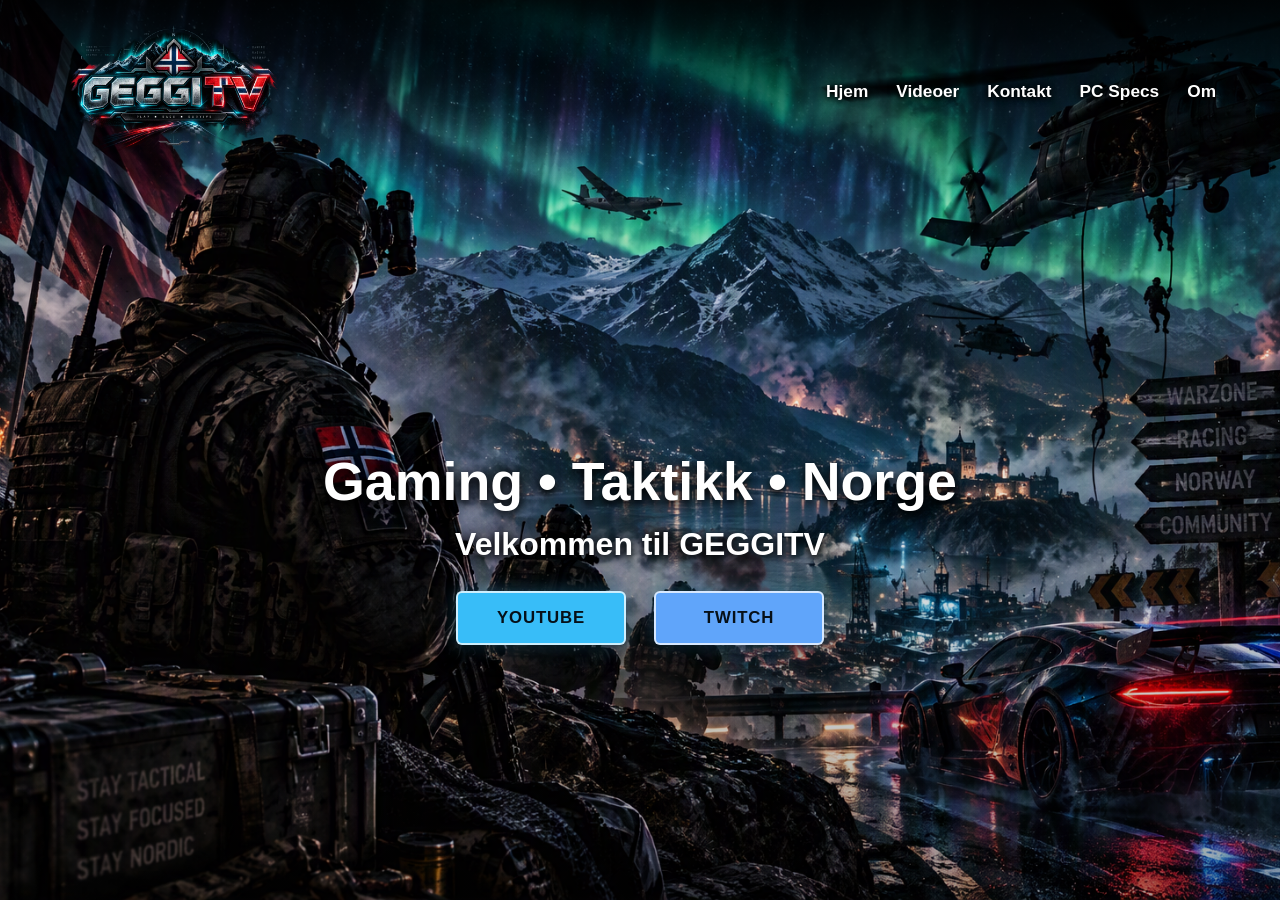
<file: index.html>
<!DOCTYPE html>
<html lang="no">
<head>
    <meta charset="UTF-8">
    <meta name="viewport" content="width=device-width, initial-scale=1.0">
    <title>GEGGITV</title>
    <link rel="stylesheet" href="style.css">
    <link rel="stylesheet" href="home-mobile.css" media="(max-width: 900px)">
    <style>
        @media (min-width: 901px) {
            .hero-content {
                width: min(1100px, 92vw);
                text-align: center;
            }

            .hero-content h1 {
                white-space: nowrap;
                font-size: clamp(3rem, 4.2vw, 5.2rem);
                line-height: 1;
                margin-bottom: 18px;
            }

            .hero-content p {
                margin-bottom: 28px;
            }
        }
    </style>
</head>
<body>
    <header class="header">
        <a class="logo-link" href="index.html" aria-label="Hjem">
            <img class="logo" src="Designer%20(56).png" alt="GEGGITV-logo">
        </a>

        <nav class="navigation" aria-label="Hovedmeny">
            <a href="index.html">Hjem</a>
            <a href="videoer.html">Videoer</a>
            <a href="kontakt.html">Kontakt</a>
            <a href="pc-specs.html">PC Specs</a>
            <a href="om.html">Om</a>
        </nav>
    </header>

    <main>
        <section class="hero">
            <div class="hero-overlay"></div>

            <div class="hero-content">
                <h1>Gaming • Taktikk • Norge</h1>
                <p>Velkommen til GEGGITV</p>

                <div class="hero-buttons">
                    <a class="button button-youtube"
                       href="https://www.youtube.com/@GeirArne"
                       target="_blank"
                       rel="noopener noreferrer">YouTube</a>

                    <a class="button button-twitch"
                       href="https://www.twitch.tv/geggi1984"
                       target="_blank"
                       rel="noopener noreferrer">Twitch</a>
                </div>
            </div>
        </section>
    </main>
</body>
</html>
</file>
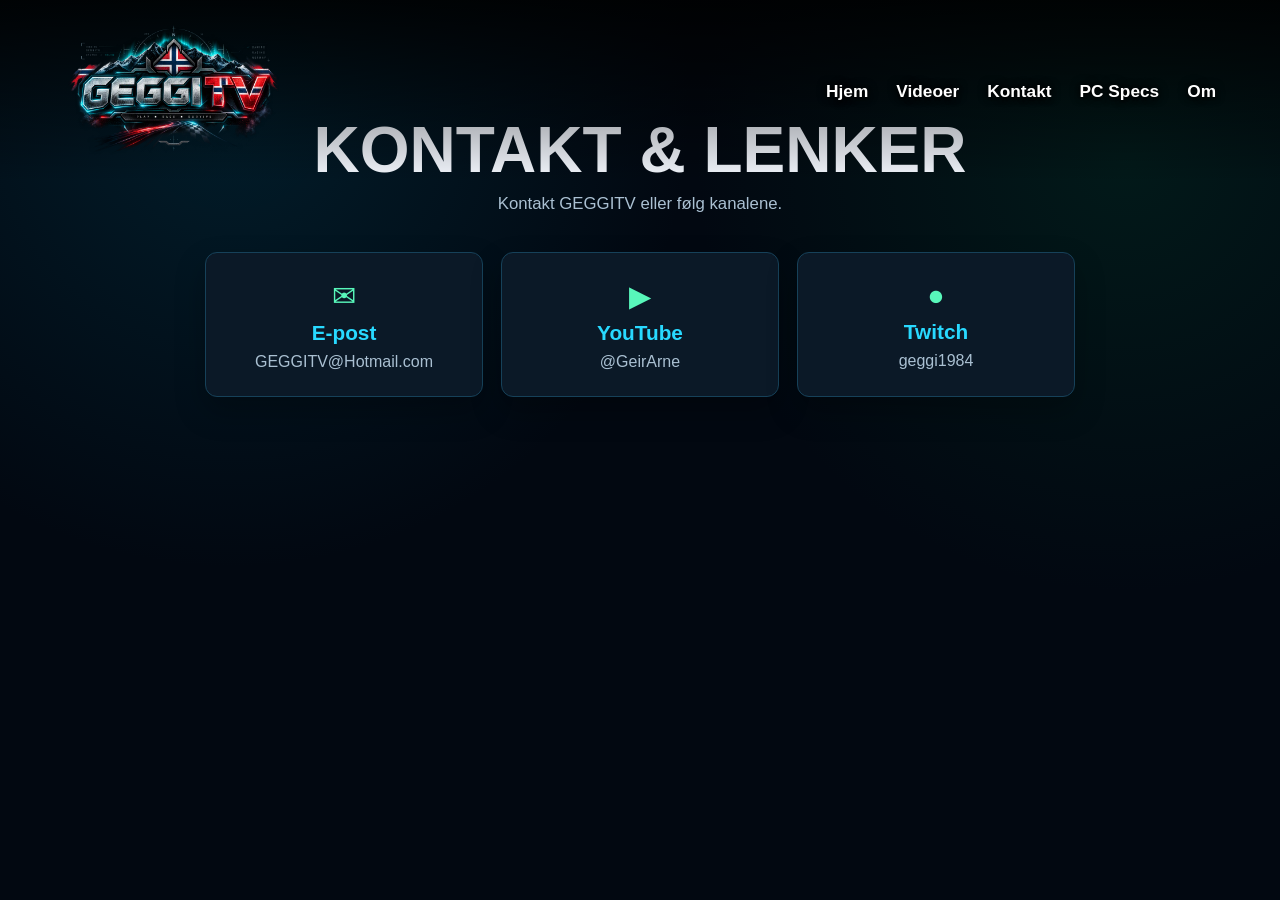
<file: kontakt.html>
<!DOCTYPE html>
<html lang="no">
<head>
<meta charset="UTF-8">
<meta name="viewport" content="width=device-width, initial-scale=1.0">
<title>GEGGITV - Kontakt</title>
<link rel="stylesheet" href="style.css">
<style>
body{margin:0;min-height:100vh;color:#f4f8ff;background:radial-gradient(circle at 18% 12%,rgba(0,72,94,.32),transparent 35%),radial-gradient(circle at 88% 18%,rgba(0,77,50,.25),transparent 32%),#020811;font-family:Arial,Helvetica,sans-serif}
.contact-page{min-height:100vh;padding:118px 5% 70px;text-align:center}
.contact-page h1{margin:0 0 12px;font-size:clamp(2.7rem,5vw,4.3rem);line-height:1}
.contact-intro{margin:0;color:#aac0d2;font-size:1.05rem}
.contact-grid{width:min(870px,100%);margin:38px auto 0;display:grid;grid-template-columns:repeat(3,minmax(0,1fr));gap:18px}
.contact-card{min-height:145px;padding:24px 18px;display:flex;flex-direction:column;align-items:center;justify-content:center;gap:8px;color:#f4f8ff;text-decoration:none;background:#0b1927;border:1px solid #164159;border-radius:12px;box-shadow:0 14px 30px rgba(0,0,0,.26);transition:transform .2s ease,border-color .2s ease,box-shadow .2s ease}
.contact-card:hover,.contact-card:focus-visible{transform:translateY(-5px);border-color:#28d9ff;box-shadow:0 16px 34px rgba(40,217,255,.16)}
.contact-icon{color:#58f7ba;font-size:1.8rem}.contact-card h2{margin:0;color:#28d9ff;font-size:1.3rem}.contact-card p{margin:0;color:#aac0d2;overflow-wrap:anywhere}
@media(max-width:720px){.contact-page{padding:42px 20px 60px}.contact-grid{grid-template-columns:1fr}}
</style>
</head>
<body>
<header class="header">
<a class="logo-link" href="index.html" aria-label="Hjem"><img class="logo" src="Designer%20(56).png" alt="GEGGITV-logo"></a>
<nav class="navigation" aria-label="Hovedmeny"><a href="index.html">Hjem</a><a href="videoer.html">Videoer</a><a href="kontakt.html">Kontakt</a><a href="pc-specs.html">PC Specs</a><a href="om.html">Om</a></nav>
</header>
<main class="contact-page">
<h1>KONTAKT &amp; LENKER</h1><p class="contact-intro">Kontakt GEGGITV eller følg kanalene.</p>
<section class="contact-grid">
<a class="contact-card" href="mailto:GEGGITV@Hotmail.com"><span class="contact-icon">✉</span><h2>E-post</h2><p>GEGGITV@Hotmail.com</p></a>
<a class="contact-card" href="https://www.youtube.com/@GeirArne" target="_blank" rel="noopener noreferrer"><span class="contact-icon">▶</span><h2>YouTube</h2><p>@GeirArne</p></a>
<a class="contact-card" href="https://www.twitch.tv/geggi1984" target="_blank" rel="noopener noreferrer"><span class="contact-icon">●</span><h2>Twitch</h2><p>geggi1984</p></a>
</section>
</main>
</body></html>
</file>
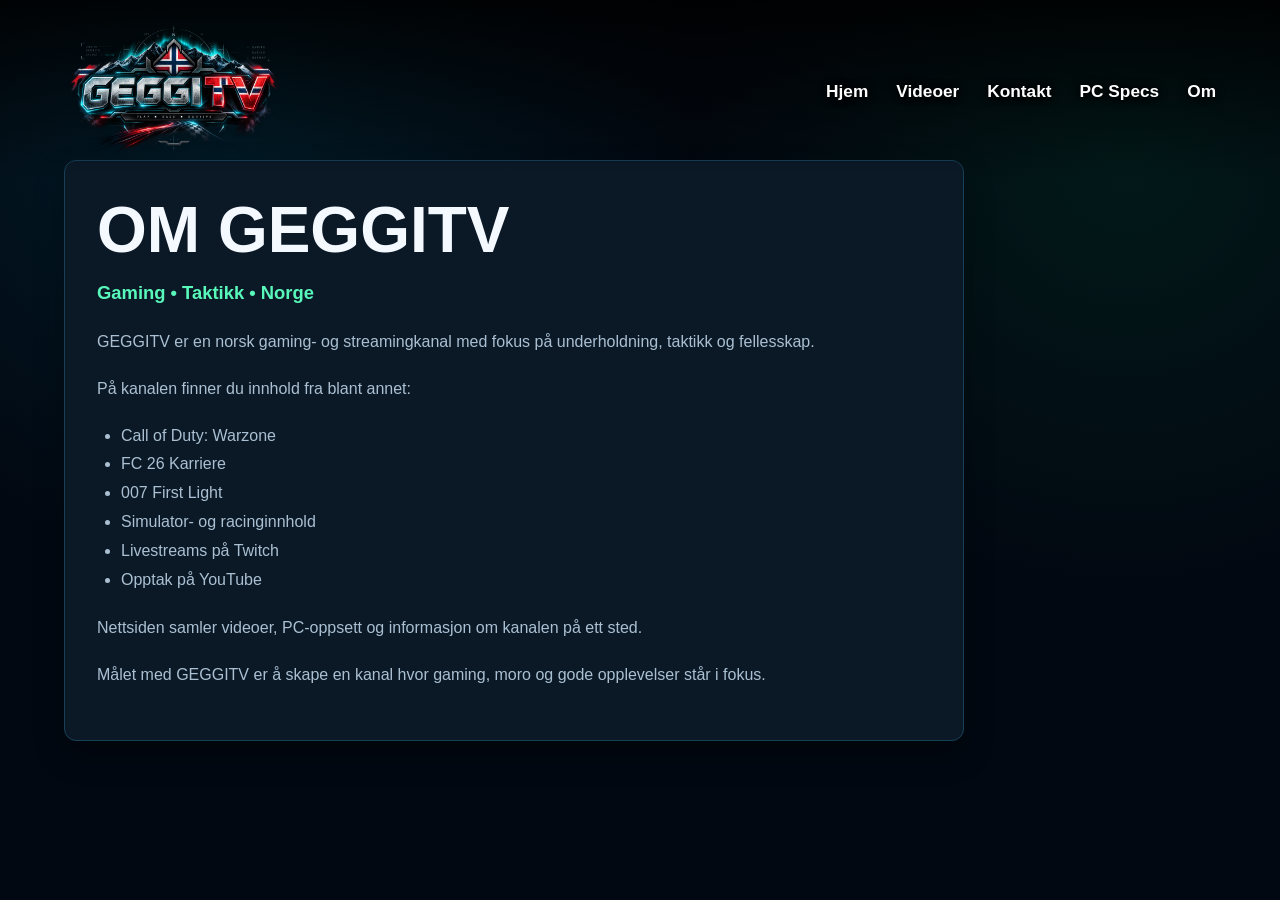
<file: om.html>
<!DOCTYPE html>
<html lang="no">
<head>
<meta charset="UTF-8">
<meta name="viewport" content="width=device-width, initial-scale=1.0">
<title>GEGGITV - Om</title>
<link rel="stylesheet" href="style.css">
<style>
body{margin:0;min-height:100vh;color:#f4f8ff;background:radial-gradient(circle at 18% 12%,rgba(0,72,94,.32),transparent 35%),radial-gradient(circle at 88% 18%,rgba(0,77,50,.25),transparent 32%),#020811;font-family:Arial,Helvetica,sans-serif}
.om-page{min-height:100vh;padding:160px 5% 70px}
.om-box{width:min(900px,100%);background:#0b1927;border:1px solid #164159;border-radius:12px;padding:32px;box-shadow:0 14px 30px rgba(0,0,0,.26)}
.om-box h1{margin:0 0 15px;font-size:clamp(2.6rem,5vw,4.2rem);color:#f4f8ff}
.om-box h2{margin:0 0 24px;color:#58f7ba;font-size:1.15rem}
.om-box p,.om-box li{color:#aac0d2;line-height:1.8}.om-box p{margin:0 0 18px}.om-box ul{margin:0 0 20px;padding-left:24px}
@media(max-width:650px){.om-page{padding:42px 20px 60px}.om-box{padding:24px}}
</style>
</head>
<body>
<header class="header">
<a class="logo-link" href="index.html" aria-label="Hjem"><img class="logo" src="Designer%20(56).png" alt="GEGGITV-logo"></a>
<nav class="navigation" aria-label="Hovedmeny"><a href="index.html">Hjem</a><a href="videoer.html">Videoer</a><a href="kontakt.html">Kontakt</a><a href="pc-specs.html">PC Specs</a><a href="om.html">Om</a></nav>
</header>
<main class="om-page">
<section class="om-box">
<h1>OM GEGGITV</h1>
<h2>Gaming • Taktikk • Norge</h2>
<p>GEGGITV er en norsk gaming- og streamingkanal med fokus på underholdning, taktikk og fellesskap.</p>
<p>På kanalen finner du innhold fra blant annet:</p>
<ul><li>Call of Duty: Warzone</li><li>FC 26 Karriere</li><li>007 First Light</li><li>Simulator- og racinginnhold</li><li>Livestreams på Twitch</li><li>Opptak på YouTube</li></ul>
<p>Nettsiden samler videoer, PC-oppsett og informasjon om kanalen på ett sted.</p>
<p>Målet med GEGGITV er å skape en kanal hvor gaming, moro og gode opplevelser står i fokus.</p>
</section>
</main>
</body>
</html>
</file>
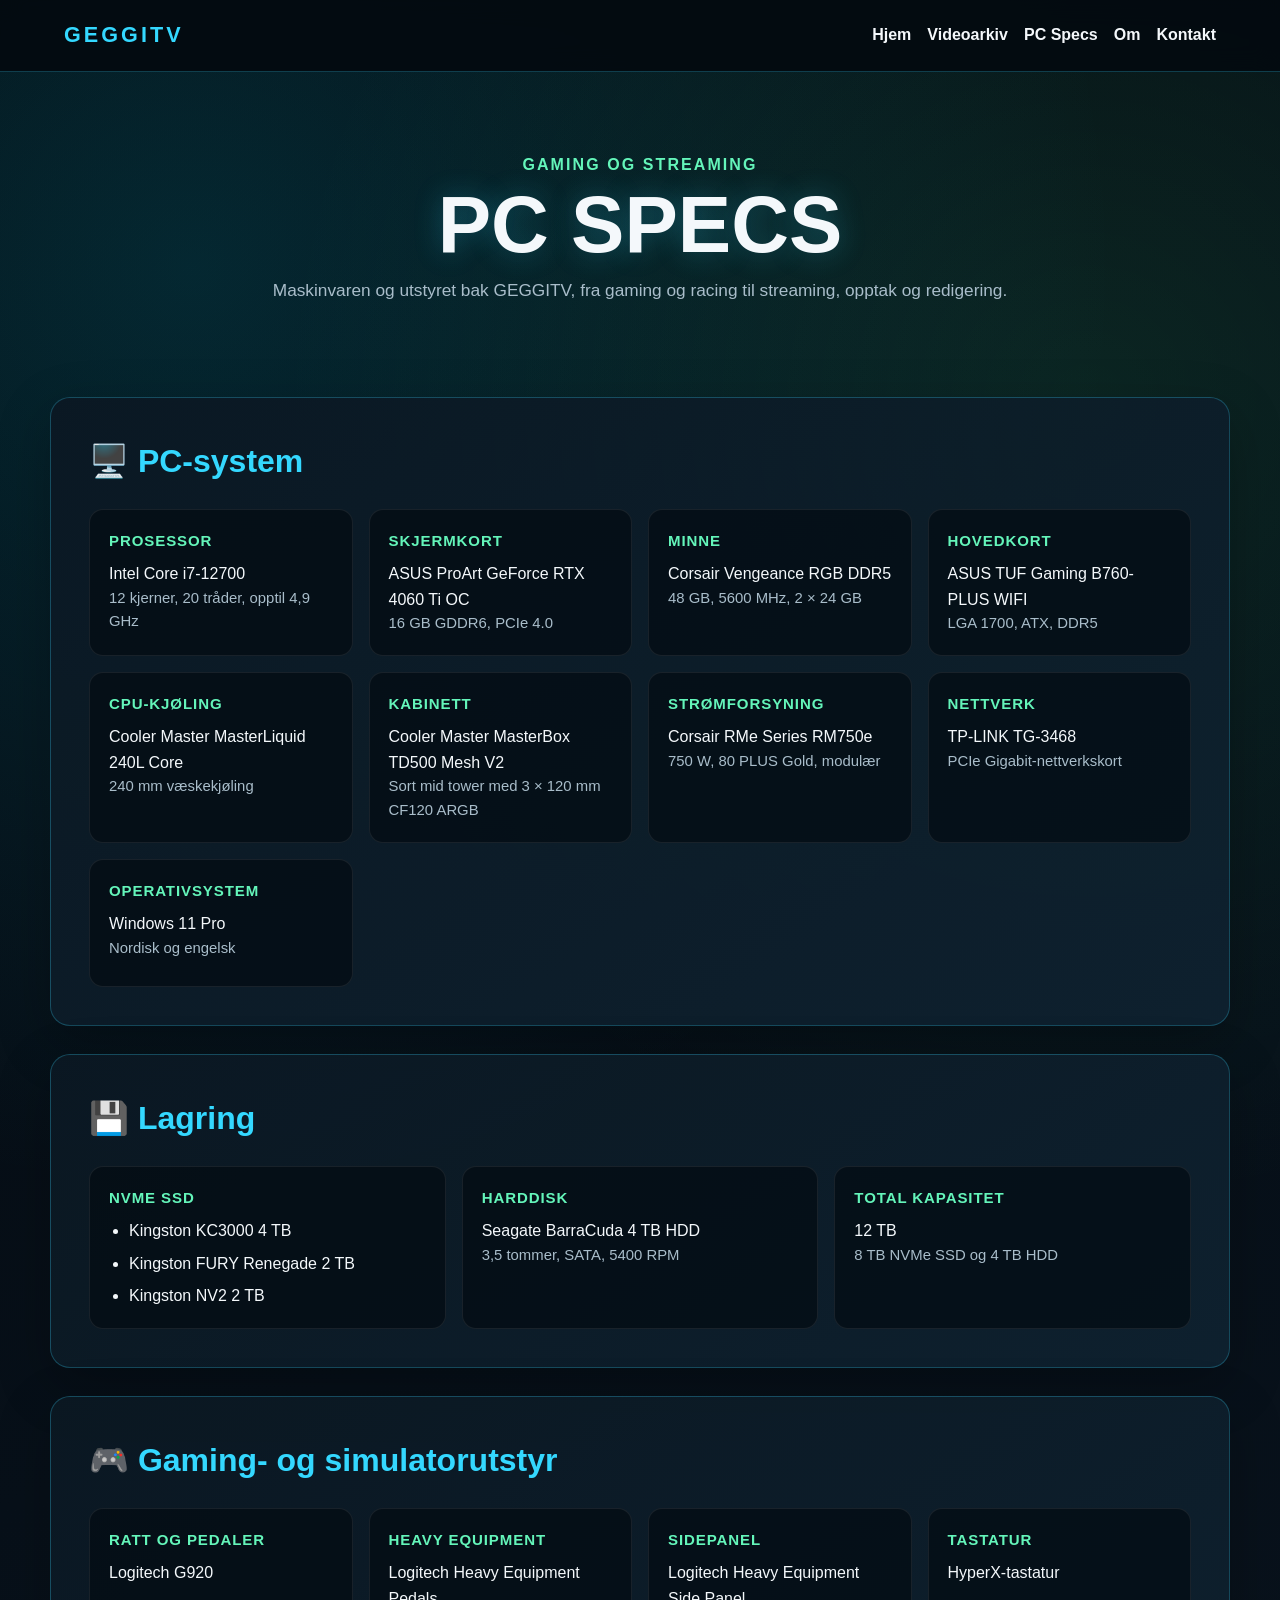
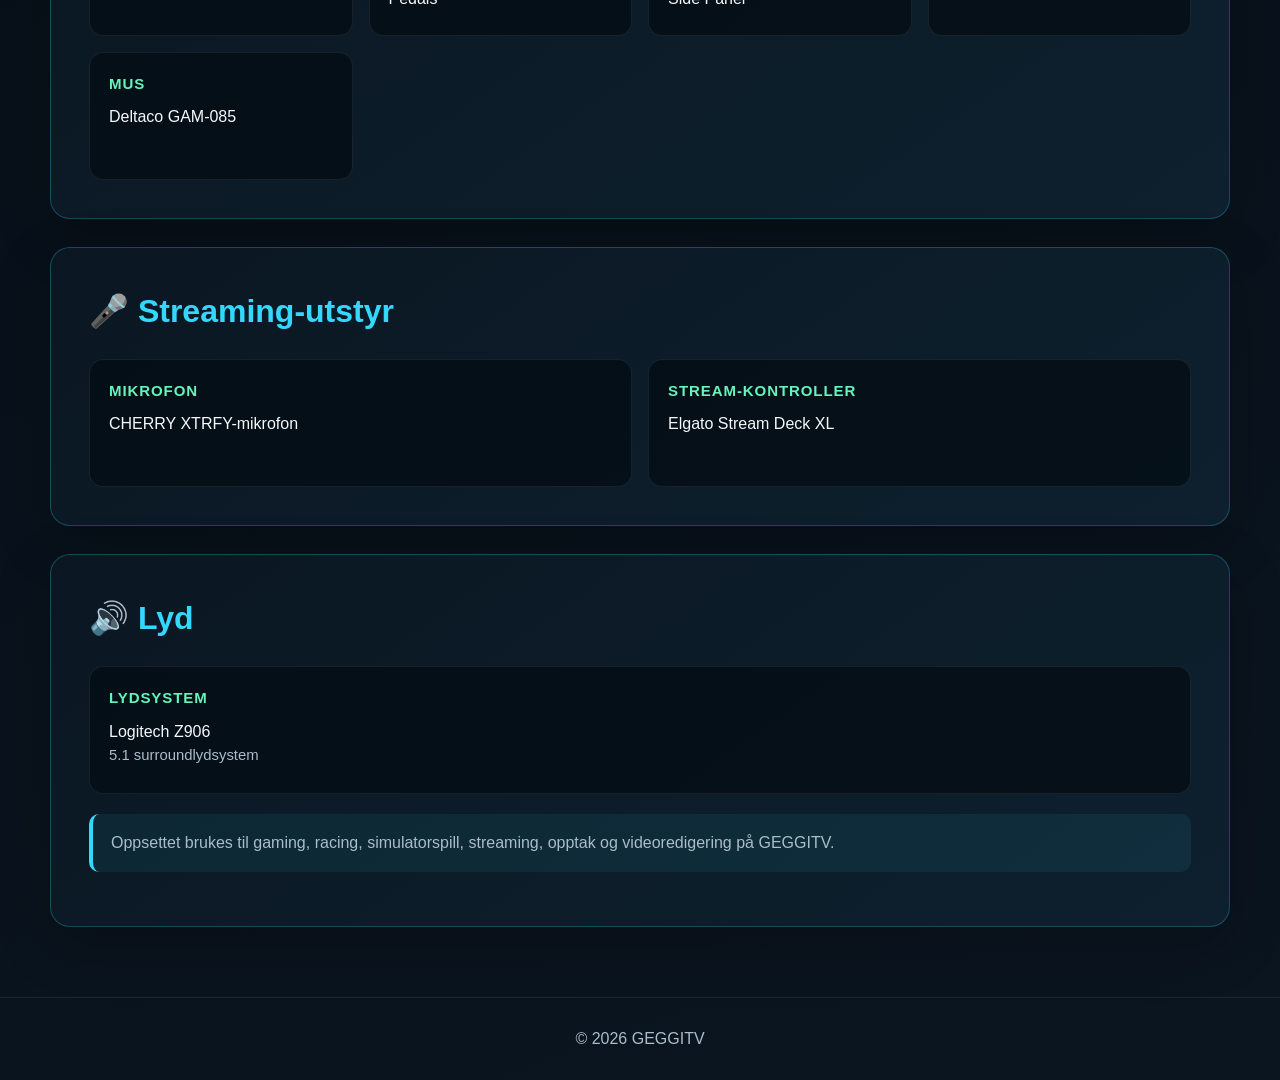
<file: pc-specs.html>
<!DOCTYPE html>
<html lang="no">
<head>
  <meta charset="UTF-8">
  <meta name="viewport" content="width=device-width, initial-scale=1.0">
  <meta name="description" content="PC-spesifikasjoner og streamingutstyr for GEGGITV.">
  <title>PC Specs | GEGGITV</title>
  <style>
    :root {
      --bg: #071019;
      --panel: rgba(11, 24, 35, 0.92);
      --panel-2: rgba(15, 34, 48, 0.92);
      --text: #f4f8fb;
      --muted: #a9bdca;
      --cyan: #34d8ff;
      --green: #64f5ba;
      --red: #ef3340;
      --border: rgba(52, 216, 255, 0.25);
    }

    * { box-sizing: border-box; }

    html { scroll-behavior: smooth; }

    body {
      margin: 0;
      color: var(--text);
      background:
        radial-gradient(circle at 15% 10%, rgba(0, 188, 212, 0.16), transparent 35%),
        radial-gradient(circle at 85% 15%, rgba(57, 255, 155, 0.10), transparent 32%),
        linear-gradient(160deg, #050a10 0%, var(--bg) 48%, #0b1520 100%);
      font-family: Arial, Helvetica, sans-serif;
      line-height: 1.6;
    }

    header {
      position: sticky;
      top: 0;
      z-index: 10;
      display: flex;
      justify-content: space-between;
      align-items: center;
      gap: 24px;
      padding: 18px clamp(20px, 5vw, 70px);
      background: rgba(4, 10, 16, 0.92);
      border-bottom: 1px solid var(--border);
      backdrop-filter: blur(12px);
    }

    .brand {
      color: var(--cyan);
      font-size: 1.35rem;
      font-weight: 900;
      letter-spacing: 0.14em;
      text-decoration: none;
    }

    nav {
      display: flex;
      flex-wrap: wrap;
      justify-content: flex-end;
      gap: 16px;
    }

    nav a {
      color: var(--text);
      text-decoration: none;
      font-weight: 700;
    }

    nav a:hover,
    nav a:focus-visible { color: var(--cyan); }

    .hero {
      padding: 80px 20px 40px;
      text-align: center;
    }

    .hero .eyebrow {
      color: var(--green);
      font-weight: 800;
      letter-spacing: 0.13em;
      text-transform: uppercase;
    }

    .hero h1 {
      margin: 8px 0 12px;
      font-size: clamp(2.3rem, 7vw, 5rem);
      line-height: 1;
      text-shadow: 0 0 28px rgba(52, 216, 255, 0.28);
    }

    .hero p {
      max-width: 760px;
      margin: 0 auto;
      color: var(--muted);
      font-size: 1.08rem;
    }

    main {
      width: min(1180px, calc(100% - 32px));
      margin: 0 auto;
      padding: 24px 0 70px;
    }

    .section {
      margin-top: 28px;
      padding: clamp(22px, 4vw, 38px);
      background: linear-gradient(145deg, var(--panel), var(--panel-2));
      border: 1px solid var(--border);
      border-radius: 20px;
      box-shadow: 0 18px 55px rgba(0, 0, 0, 0.24);
    }

    .section h2 {
      margin: 0 0 22px;
      color: var(--cyan);
      font-size: clamp(1.45rem, 3vw, 2rem);
    }

    .grid {
      display: grid;
      grid-template-columns: repeat(auto-fit, minmax(230px, 1fr));
      gap: 16px;
    }

    .card {
      min-height: 128px;
      padding: 19px;
      background: rgba(4, 12, 18, 0.72);
      border: 1px solid rgba(255, 255, 255, 0.08);
      border-radius: 14px;
    }

    .card h3 {
      margin: 0 0 8px;
      color: var(--green);
      font-size: 0.94rem;
      letter-spacing: 0.06em;
      text-transform: uppercase;
    }

    .card p { margin: 0; }
    .card .detail { color: var(--muted); font-size: 0.93rem; }

    .storage-list {
      margin: 0;
      padding-left: 20px;
      color: var(--text);
    }

    .storage-list li + li { margin-top: 7px; }

    .note {
      margin-top: 20px;
      padding: 16px 18px;
      color: var(--muted);
      background: rgba(52, 216, 255, 0.07);
      border-left: 4px solid var(--cyan);
      border-radius: 10px;
    }

    footer {
      padding: 28px 20px;
      color: var(--muted);
      text-align: center;
      border-top: 1px solid rgba(255, 255, 255, 0.08);
    }

    @media (max-width: 720px) {
      header { align-items: flex-start; flex-direction: column; }
      nav { justify-content: flex-start; gap: 12px; }
      .hero { padding-top: 55px; }
    }
  </style>
</head>
<body>
  <header>
    <a class="brand" href="index.html">GEGGITV</a>
    <nav aria-label="Hovedmeny">
      <a href="index.html">Hjem</a>
      <a href="videoer.html">Videoarkiv</a>
      <a href="pc-specs.html" aria-current="page">PC Specs</a>
      <a href="om.html">Om</a>
      <a href="kontakt.html">Kontakt</a>
    </nav>
  </header>

  <section class="hero">
    <div class="eyebrow">Gaming og streaming</div>
    <h1>PC SPECS</h1>
    <p>Maskinvaren og utstyret bak GEGGITV, fra gaming og racing til streaming, opptak og redigering.</p>
  </section>

  <main>
    <section class="section" aria-labelledby="system-title">
      <h2 id="system-title">🖥️ PC-system</h2>
      <div class="grid">
        <article class="card">
          <h3>Prosessor</h3>
          <p>Intel Core i7-12700</p>
          <p class="detail">12 kjerner, 20 tråder, opptil 4,9 GHz</p>
        </article>

        <article class="card">
          <h3>Skjermkort</h3>
          <p>ASUS ProArt GeForce RTX 4060 Ti OC</p>
          <p class="detail">16 GB GDDR6, PCIe 4.0</p>
        </article>

        <article class="card">
          <h3>Minne</h3>
          <p>Corsair Vengeance RGB DDR5</p>
          <p class="detail">48 GB, 5600 MHz, 2 × 24 GB</p>
        </article>

        <article class="card">
          <h3>Hovedkort</h3>
          <p>ASUS TUF Gaming B760-PLUS WIFI</p>
          <p class="detail">LGA 1700, ATX, DDR5</p>
        </article>

        <article class="card">
          <h3>CPU-kjøling</h3>
          <p>Cooler Master MasterLiquid 240L Core</p>
          <p class="detail">240 mm væskekjøling</p>
        </article>

        <article class="card">
          <h3>Kabinett</h3>
          <p>Cooler Master MasterBox TD500 Mesh V2</p>
          <p class="detail">Sort mid tower med 3 × 120 mm CF120 ARGB</p>
        </article>

        <article class="card">
          <h3>Strømforsyning</h3>
          <p>Corsair RMe Series RM750e</p>
          <p class="detail">750 W, 80 PLUS Gold, modulær</p>
        </article>

        <article class="card">
          <h3>Nettverk</h3>
          <p>TP-LINK TG-3468</p>
          <p class="detail">PCIe Gigabit-nettverkskort</p>
        </article>

        <article class="card">
          <h3>Operativsystem</h3>
          <p>Windows 11 Pro</p>
          <p class="detail">Nordisk og engelsk</p>
        </article>
      </div>
    </section>

    <section class="section" aria-labelledby="storage-title">
      <h2 id="storage-title">💾 Lagring</h2>
      <div class="grid">
        <article class="card">
          <h3>NVMe SSD</h3>
          <ul class="storage-list">
            <li>Kingston KC3000 4 TB</li>
            <li>Kingston FURY Renegade 2 TB</li>
            <li>Kingston NV2 2 TB</li>
          </ul>
        </article>

        <article class="card">
          <h3>Harddisk</h3>
          <p>Seagate BarraCuda 4 TB HDD</p>
          <p class="detail">3,5 tommer, SATA, 5400 RPM</p>
        </article>

        <article class="card">
          <h3>Total kapasitet</h3>
          <p>12 TB</p>
          <p class="detail">8 TB NVMe SSD og 4 TB HDD</p>
        </article>
      </div>
    </section>

    <section class="section" aria-labelledby="gaming-title">
      <h2 id="gaming-title">🎮 Gaming- og simulatorutstyr</h2>
      <div class="grid">
        <article class="card">
          <h3>Ratt og pedaler</h3>
          <p>Logitech G920</p>
        </article>

        <article class="card">
          <h3>Heavy Equipment</h3>
          <p>Logitech Heavy Equipment Pedals</p>
        </article>

        <article class="card">
          <h3>Sidepanel</h3>
          <p>Logitech Heavy Equipment Side Panel</p>
        </article>

        <article class="card">
          <h3>Tastatur</h3>
          <p>HyperX-tastatur</p>
        </article>

        <article class="card">
          <h3>Mus</h3>
          <p>Deltaco GAM-085</p>
        </article>
      </div>
    </section>

    <section class="section" aria-labelledby="stream-title">
      <h2 id="stream-title">🎤 Streaming-utstyr</h2>
      <div class="grid">
        <article class="card">
          <h3>Mikrofon</h3>
          <p>CHERRY XTRFY-mikrofon</p>
        </article>

        <article class="card">
          <h3>Stream-kontroller</h3>
          <p>Elgato Stream Deck XL</p>
        </article>
      </div>
    </section>

    <section class="section" aria-labelledby="audio-title">
      <h2 id="audio-title">🔊 Lyd</h2>
      <div class="grid">
        <article class="card">
          <h3>Lydsystem</h3>
          <p>Logitech Z906</p>
          <p class="detail">5.1 surroundlydsystem</p>
        </article>
      </div>
      <p class="note">Oppsettet brukes til gaming, racing, simulatorspill, streaming, opptak og videoredigering på GEGGITV.</p>
    </section>
  </main>

  <footer>
    © 2026 GEGGITV
  </footer>
</body>
</html>
</file>
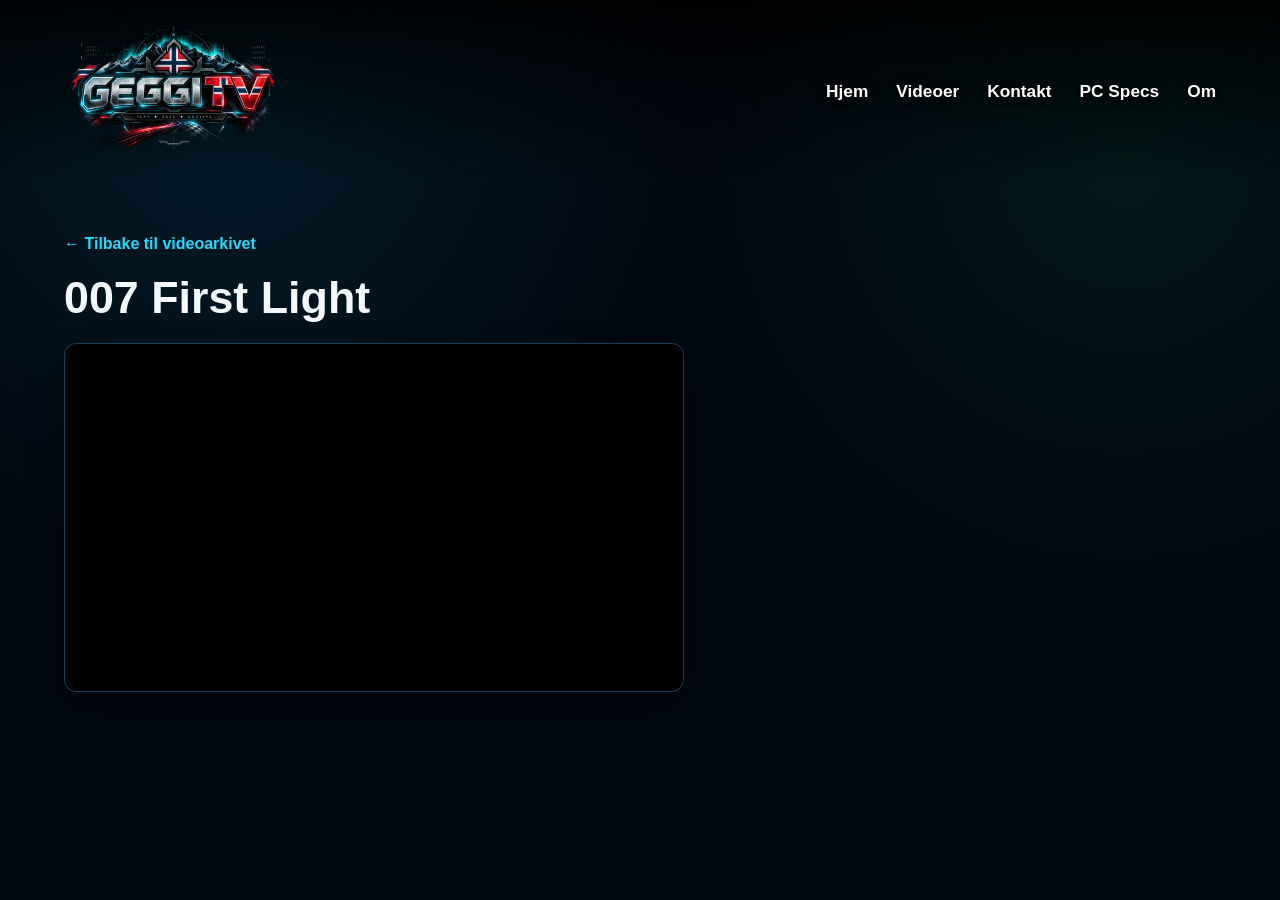
<file: video-007.html>
<!DOCTYPE html>
<html lang="no">
<head>
  <meta charset="UTF-8">
  <meta name="viewport" content="width=device-width, initial-scale=1.0">
  <title>GEGGITV - 007 First Light</title>
  <link rel="stylesheet" href="style.css">
  <style>
body{margin:0;min-height:100vh;color:#f4f8ff;background:radial-gradient(circle at 18% 12%,rgba(0,72,94,.32),transparent 35%),radial-gradient(circle at 88% 18%,rgba(0,77,50,.25),transparent 32%),#020811;font-family:Arial,Helvetica,sans-serif}
.video-page{min-height:100vh;padding:235px 5% 70px}
.video-shell{width:min(620px,100%)}
.back-link{display:inline-block;margin:0 0 20px;color:#28d9ff;text-decoration:none;font-weight:800;position:relative;z-index:20}
.back-link:hover,.back-link:focus-visible{color:#58f7ba}
.video-page h1{margin:0 0 22px;font-size:clamp(2rem,3.5vw,3rem);line-height:1.08}
.video-player{width:100%;aspect-ratio:16/9;overflow:hidden;background:#000;border:1px solid #164159;border-radius:12px;box-shadow:0 16px 34px rgba(0,0,0,.35)}
.video-player iframe{display:block;width:100%;height:100%;border:0}
@media(max-width:900px){.video-page{padding:70px 20px 60px}.video-shell{margin:0 auto}}
</style>
</head>
<body>
<header class="header">
  <a class="logo-link" href="index.html" aria-label="Hjem">
    <img class="logo" src="Designer%20(56).png" alt="GEGGITV-logo">
  </a>
  <nav class="navigation" aria-label="Hovedmeny">
    <a href="index.html">Hjem</a>
    <a href="videoer.html">Videoer</a>
    <a href="kontakt.html">Kontakt</a>
    <a href="pc-specs.html">PC Specs</a>
    <a href="om.html">Om</a>
  </nav>
</header>
  <main class="video-page">
    <section class="video-shell">
      <a class="back-link" href="videoer.html">← Tilbake til videoarkivet</a>
      <h1>007 First Light</h1>
      <div class="video-player">
        <iframe src="https://www.youtube.com/embed/q7-mz5k1TsU" title="007 First Light" allow="accelerometer; autoplay; clipboard-write; encrypted-media; gyroscope; picture-in-picture; web-share" allowfullscreen></iframe>
      </div>
    </section>
  </main>
</body>
</html>
</file>
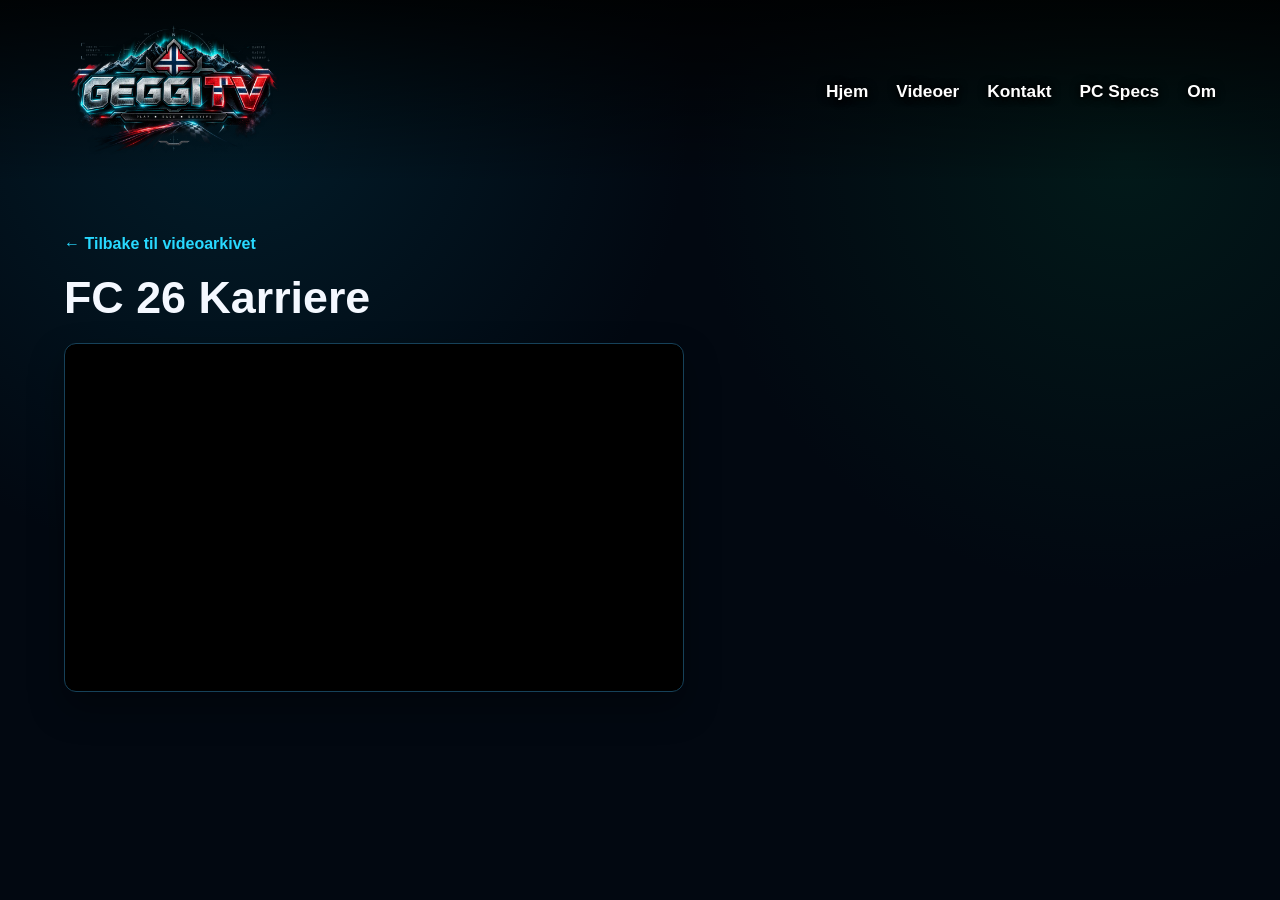
<file: video-fc26.html>
<!DOCTYPE html>
<html lang="no">
<head>
  <meta charset="UTF-8">
  <meta name="viewport" content="width=device-width, initial-scale=1.0">
  <title>GEGGITV - FC 26 Karriere</title>
  <link rel="stylesheet" href="style.css">
  <style>
body{margin:0;min-height:100vh;color:#f4f8ff;background:radial-gradient(circle at 18% 12%,rgba(0,72,94,.32),transparent 35%),radial-gradient(circle at 88% 18%,rgba(0,77,50,.25),transparent 32%),#020811;font-family:Arial,Helvetica,sans-serif}
.video-page{min-height:100vh;padding:235px 5% 70px}
.video-shell{width:min(620px,100%)}
.back-link{display:inline-block;margin:0 0 20px;color:#28d9ff;text-decoration:none;font-weight:800;position:relative;z-index:20}
.back-link:hover,.back-link:focus-visible{color:#58f7ba}
.video-page h1{margin:0 0 22px;font-size:clamp(2rem,3.5vw,3rem);line-height:1.08}
.video-player{width:100%;aspect-ratio:16/9;overflow:hidden;background:#000;border:1px solid #164159;border-radius:12px;box-shadow:0 16px 34px rgba(0,0,0,.35)}
.video-player iframe{display:block;width:100%;height:100%;border:0}
@media(max-width:900px){.video-page{padding:70px 20px 60px}.video-shell{margin:0 auto}}
</style>
</head>
<body>
<header class="header">
  <a class="logo-link" href="index.html" aria-label="Hjem">
    <img class="logo" src="Designer%20(56).png" alt="GEGGITV-logo">
  </a>
  <nav class="navigation" aria-label="Hovedmeny">
    <a href="index.html">Hjem</a>
    <a href="videoer.html">Videoer</a>
    <a href="kontakt.html">Kontakt</a>
    <a href="pc-specs.html">PC Specs</a>
    <a href="om.html">Om</a>
  </nav>
</header>
  <main class="video-page">
    <section class="video-shell">
      <a class="back-link" href="videoer.html">← Tilbake til videoarkivet</a>
      <h1>FC 26 Karriere</h1>
      <div class="video-player">
        <iframe src="https://www.youtube.com/embed/M5gxoUSDqVg" title="FC 26 Karriere" allow="accelerometer; autoplay; clipboard-write; encrypted-media; gyroscope; picture-in-picture; web-share" allowfullscreen></iframe>
      </div>
    </section>
  </main>
</body>
</html>
</file>
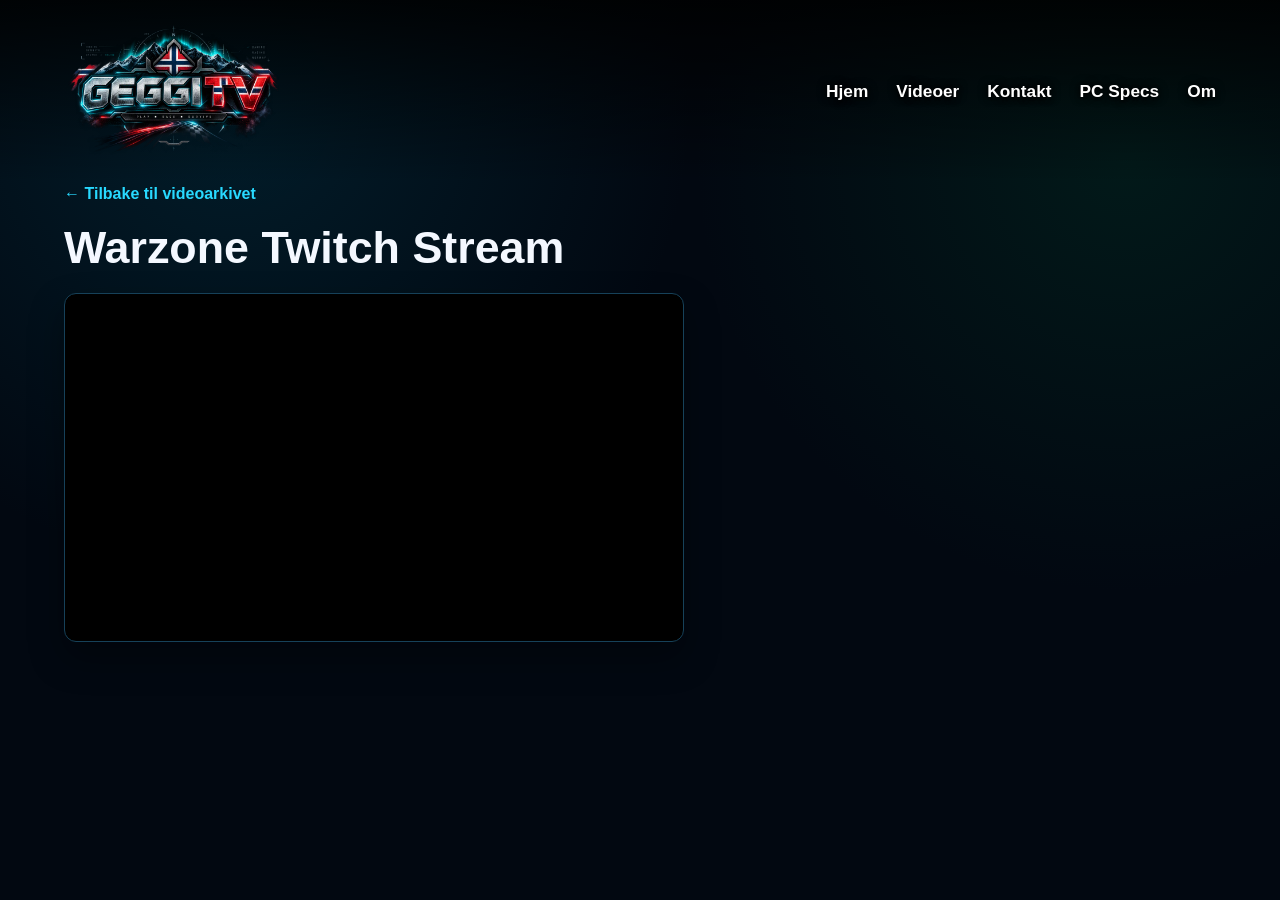
<file: video-warzone.html>
<!DOCTYPE html>
<html lang="no">
<head>
  <meta charset="UTF-8">
  <meta name="viewport" content="width=device-width, initial-scale=1.0">
  <title>GEGGITV - Warzone Twitch Stream</title>
  <link rel="stylesheet" href="style.css">
  <style>
body{margin:0;min-height:100vh;color:#f4f8ff;background:radial-gradient(circle at 18% 12%,rgba(0,72,94,.32),transparent 35%),radial-gradient(circle at 88% 18%,rgba(0,77,50,.25),transparent 32%),#020811;font-family:Arial,Helvetica,sans-serif}
.video-page{min-height:100vh;padding:185px 5% 70px}
.video-shell{width:min(620px,100%)}
.back-link{display:inline-block;margin:0 0 20px;color:#28d9ff;text-decoration:none;font-weight:800;position:relative;z-index:2}
.back-link:hover,.back-link:focus-visible{color:#58f7ba}
.video-page h1{margin:0 0 22px;font-size:clamp(2rem,3.5vw,3rem);line-height:1.08}
.video-player{width:100%;aspect-ratio:16/9;overflow:hidden;background:#000;border:1px solid #164159;border-radius:12px;box-shadow:0 16px 34px rgba(0,0,0,.35)}
.video-player iframe{display:block;width:100%;height:100%;border:0}
@media(max-width:900px){.video-page{padding:55px 20px 60px}.video-shell{margin:0 auto}}
</style>
</head>
<body>
<header class="header">
  <a class="logo-link" href="index.html" aria-label="Hjem">
    <img class="logo" src="Designer%20(56).png" alt="GEGGITV-logo">
  </a>
  <nav class="navigation" aria-label="Hovedmeny">
    <a href="index.html">Hjem</a>
    <a href="videoer.html">Videoer</a>
    <a href="kontakt.html">Kontakt</a>
    <a href="pc-specs.html">PC Specs</a>
    <a href="om.html">Om</a>
  </nav>
</header>
  <main class="video-page">
    <section class="video-shell">
      <a class="back-link" href="videoer.html">← Tilbake til videoarkivet</a>
      <h1>Warzone Twitch Stream</h1>
      <div class="video-player">
        <iframe src="https://www.youtube.com/embed/-YX6VZjRbLc" title="Warzone Twitch Stream" allow="accelerometer; autoplay; clipboard-write; encrypted-media; gyroscope; picture-in-picture; web-share" allowfullscreen></iframe>
      </div>
    </section>
  </main>
</body>
</html>
</file>
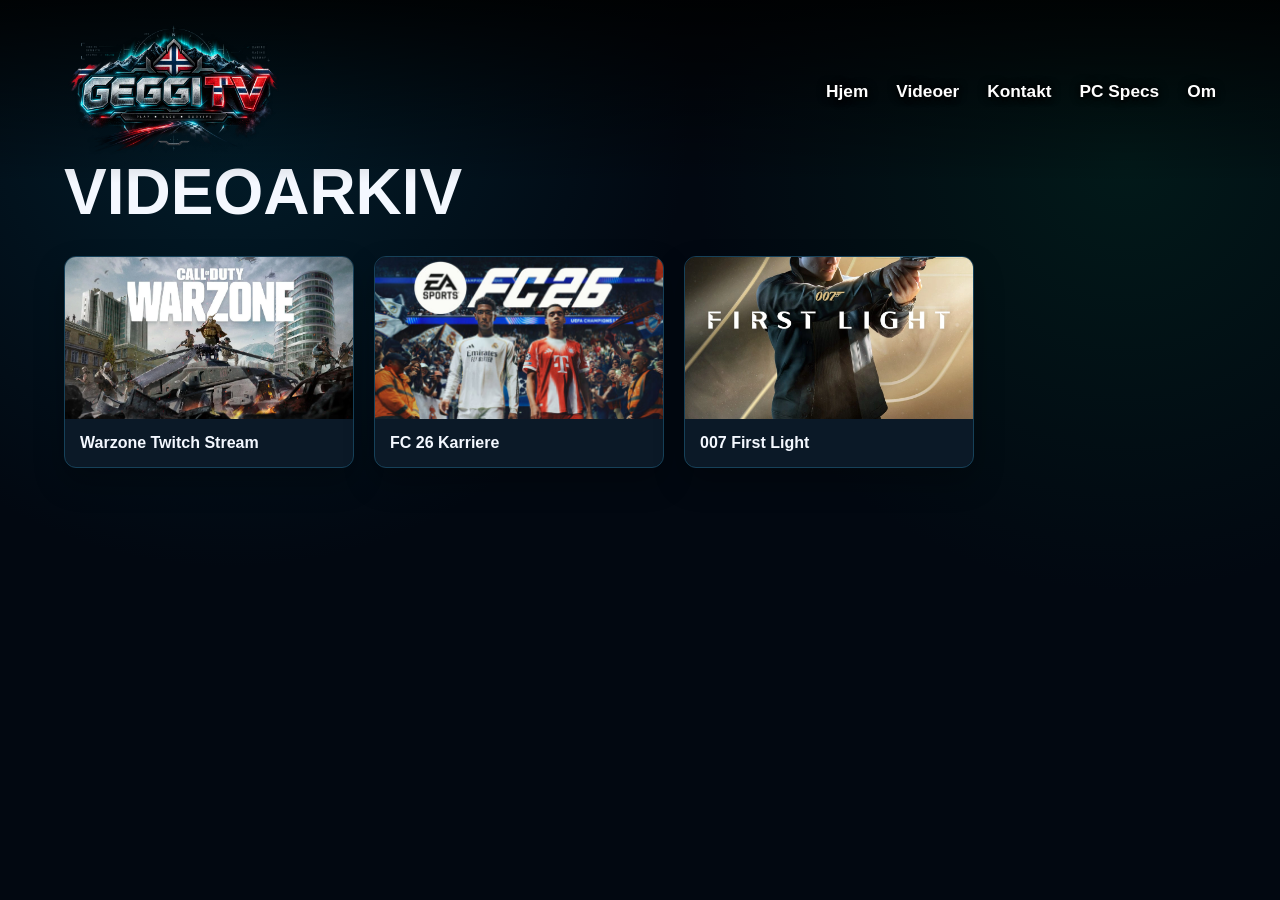
<file: videoer.html>
<!DOCTYPE html>
<html lang="no">
<head>
  <meta charset="UTF-8">
  <meta name="viewport" content="width=device-width, initial-scale=1.0">
  <title>GEGGITV - Videoarkiv</title>
  <link rel="stylesheet" href="style.css">
  <style>
    body {
      margin: 0;
      min-height: 100vh;
      color: #f4f8ff;
      background:
        radial-gradient(circle at 18% 12%, rgba(0, 72, 94, 0.32), transparent 35%),
        radial-gradient(circle at 88% 18%, rgba(0, 77, 50, 0.25), transparent 32%),
        #020811;
      font-family: Arial, Helvetica, sans-serif;
    }

    .video-page {
      min-height: 100vh;
      padding: 160px 5% 70px;
    }

    .video-page h1 {
      margin: 0 0 32px;
      font-size: clamp(2.6rem, 5vw, 4.2rem);
      line-height: 1;
      color: #f4f8ff;
    }

    .video-grid {
      display: grid;
      grid-template-columns: repeat(3, minmax(0, 290px));
      gap: 20px;
      justify-content: start;
    }

    .video-card {
      display: block;
      overflow: hidden;
      color: #f4f8ff;
      text-decoration: none;
      background: #0b1927;
      border: 1px solid #164159;
      border-radius: 12px;
      box-shadow: 0 14px 30px rgba(0, 0, 0, 0.26);
      transition: transform 0.2s ease, border-color 0.2s ease, box-shadow 0.2s ease;
    }

    .video-card:hover,
    .video-card:focus-visible {
      transform: translateY(-5px);
      border-color: #28d9ff;
      box-shadow: 0 16px 34px rgba(40, 217, 255, 0.16);
    }

    .video-card img {
      display: block;
      width: 100%;
      aspect-ratio: 16 / 9;
      object-fit: cover;
    }

    .video-card span {
      display: block;
      padding: 15px;
      color: #f4f8ff;
      font-size: 1rem;
      font-weight: 800;
    }

    @media (max-width: 980px) {
      .video-grid {
        grid-template-columns: repeat(2, minmax(0, 290px));
      }
    }

    @media (max-width: 650px) {
      .video-page {
        padding: 42px 20px 60px;
      }

      .video-grid {
        grid-template-columns: 1fr;
      }
    }
  </style>
</head>
<body>
  <header class="header">
    <a class="logo-link" href="index.html" aria-label="Hjem">
      <img class="logo" src="Designer%20(56).png" alt="GEGGITV-logo">
    </a>

    <nav class="navigation" aria-label="Hovedmeny">
      <a href="index.html">Hjem</a>
      <a href="videoer.html">Videoer</a>
      <a href="kontakt.html">Kontakt</a>
      <a href="pc-specs.html">PC Specs</a>
      <a href="om.html">Om</a>
    </nav>
  </header>

  <main class="video-page">
    <h1>VIDEOARKIV</h1>

    <section class="video-grid" aria-label="Videoer">
      <a class="video-card" href="video-warzone.html">
        <img src="warzone.webp" alt="Warzone Twitch Stream">
        <span>Warzone Twitch Stream</span>
      </a>

      <a class="video-card" href="video-fc26.html">
        <img src="standard-fc26-cover-620x330.jpg" alt="FC 26 Karriere">
        <span>FC 26 Karriere</span>
      </a>

      <a class="video-card" href="video-007.html">
        <img src="007_First_Light_Key_Art.webp" alt="007 First Light">
        <span>007 First Light</span>
      </a>
    </section>
  </main>
</body>
</html>
</file>
<file: style.css>
* {
    margin: 0;
    padding: 0;
    box-sizing: border-box;
}

html,
body {
    min-height: 100%;
}

body {
    background: #050a0f;
    color: #ffffff;
    font-family: Arial, Helvetica, sans-serif;
}

.header {
    position: absolute;
    inset: 0 0 auto 0;
    z-index: 10;
    min-height: 110px;
    padding: 18px 5%;
    display: flex;
    align-items: center;
    justify-content: space-between;
    background: linear-gradient(to bottom, rgba(0, 0, 0, 0.85), transparent);
}

.logo-link {
    display: block;
    flex-shrink: 0;
}

.logo {
    display: block;
    width: 220px;
    max-width: 32vw;
    height: auto;
}

.navigation {
    display: flex;
    align-items: center;
    justify-content: flex-end;
    flex-wrap: wrap;
    gap: 28px;
}

.navigation a {
    color: #ffffff;
    text-decoration: none;
    font-size: 1.08rem;
    font-weight: 800;
    text-shadow: 0 2px 5px #000000, 0 0 10px #000000;
    transition: color 0.2s ease, transform 0.2s ease;
}

.navigation a:hover,
.navigation a:focus-visible {
    color: #38bdf8;
    transform: translateY(-2px);
}

.hero {
    position: relative;
    width: 100%;
    min-height: 100vh;
    padding: 150px 24px 60px;
    display: flex;
    align-items: center;
    justify-content: center;
    background-image: url("Designer%20(55).png");
    background-size: cover;
    background-position: center;
    background-repeat: no-repeat;
}

.hero-overlay {
    position: absolute;
    inset: 0;
    background: linear-gradient(to bottom, rgba(0, 0, 0, 0.12), rgba(0, 0, 0, 0.04) 50%, rgba(0, 0, 0, 0.32));
}

.hero-content {
    position: relative;
    z-index: 2;
    width: min(900px, 100%);
    text-align: center;
    transform: translateY(55px);
}

.hero-content h1 {
    margin-bottom: 18px;
    font-size: clamp(2.3rem, 5vw, 4.7rem);
    font-weight: 900;
    line-height: 1.05;
    text-shadow: 0 4px 8px rgba(0, 0, 0, 0.95), 0 0 22px rgba(0, 0, 0, 0.9);
}

.hero-content p {
    margin-bottom: 34px;
    font-size: clamp(1.3rem, 2.5vw, 2.1rem);
    font-weight: 800;
    text-shadow: 0 3px 7px rgba(0, 0, 0, 0.95), 0 0 16px rgba(0, 0, 0, 0.9);
}

.hero-buttons {
    display: flex;
    justify-content: center;
    flex-wrap: wrap;
    gap: 28px;
}

.button {
    min-width: 170px;
    padding: 15px 32px;
    display: inline-flex;
    align-items: center;
    justify-content: center;
    border: 2px solid rgba(255, 255, 255, 0.75);
    border-radius: 6px;
    color: #061018;
    text-decoration: none;
    text-transform: uppercase;
    font-size: 1.05rem;
    font-weight: 900;
    letter-spacing: 0.05em;
    box-shadow: 0 8px 20px rgba(0, 0, 0, 0.5), 0 0 18px rgba(56, 189, 248, 0.35);
    transition: transform 0.2s ease, filter 0.2s ease;
}

.button:hover,
.button:focus-visible {
    transform: translateY(-4px);
    filter: brightness(1.15);
}

.button-youtube {
    background: #38bdf8;
}

.button-twitch {
    background: #60a5fa;
}

@media (max-width: 900px) {
    .header {
        position: relative;
        flex-direction: column;
        gap: 18px;
        padding: 18px 20px;
        background: #071019;
    }

    .logo {
        width: 190px;
        max-width: 70vw;
    }

    .navigation {
        justify-content: center;
        gap: 12px 20px;
    }

    .hero {
        min-height: calc(100vh - 160px);
        padding: 80px 20px;
    }

    .hero-content {
        transform: none;
    }
}

@media (max-width: 560px) {
    .logo {
        width: 165px;
    }

    .navigation {
        gap: 10px 15px;
    }

    .navigation a {
        font-size: 0.9rem;
    }

    .hero {
        padding: 70px 18px;
    }

    .hero-buttons {
        flex-direction: column;
        align-items: center;
        gap: 14px;
    }

    .button {
        width: min(270px, 100%);
    }
}

@media (prefers-reduced-motion: reduce) {
    * {
        transition: none !important;
    }
}
</file>
<file: home-mobile.css>
/* Mobiltilpasning kun for Hjem. Andre sider påvirkes ikke. */
@media (max-width: 700px) {
  .home-page {
    overflow-x: hidden;
  }

  .home-page .header {
    position: absolute;
    inset: 0 0 auto 0;
    z-index: 20;
    display: flex;
    flex-direction: column;
    align-items: center;
    gap: 10px;
    width: 100%;
    padding: max(14px, env(safe-area-inset-top)) 12px 0;
  }

  .home-page .logo {
    display: block;
    width: 132px;
    height: auto;
  }

  .home-page .navigation {
    display: flex;
    flex-wrap: wrap;
    justify-content: center;
    gap: 8px 15px;
    width: 100%;
    padding: 0 5px;
  }

  .home-page .navigation a {
    font-size: 0.82rem;
    white-space: nowrap;
  }

  .home-page .hero {
    min-height: 100svh;
    background-position: 38% center;
    background-size: cover;
  }

  .home-page .hero-overlay {
    background:
      linear-gradient(180deg, rgba(0,0,0,.18), rgba(0,0,0,.10) 45%, rgba(0,0,0,.48)),
      radial-gradient(circle at center, transparent, rgba(0,0,0,.25));
  }

  .home-page .hero-content {
    width: calc(100% - 28px);
    max-width: 520px;
    margin-top: 145px;
    padding: 24px 14px;
    text-align: center;
    border-radius: 14px;
    background: rgba(2, 8, 17, 0.24);
    backdrop-filter: blur(2px);
  }

  .home-page .hero-content h1 {
    font-size: clamp(2rem, 10vw, 3rem);
    line-height: 1.08;
    white-space: normal;
  }

  .home-page .hero-content p {
    margin-top: 14px;
    font-size: 1.15rem;
  }

  .home-page .hero-buttons {
    display: flex;
    flex-wrap: wrap;
    justify-content: center;
    gap: 12px;
    margin-top: 22px;
  }

  .home-page .button {
    flex: 1 1 135px;
    min-width: 0;
    max-width: 180px;
    padding: 13px 18px;
    font-size: 0.88rem;
  }
}

@media (max-width: 380px) {
  .home-page .logo { width: 116px; }
  .home-page .navigation { gap: 7px 11px; }
  .home-page .navigation a { font-size: 0.75rem; }
  .home-page .hero-content { margin-top: 152px; }
  .home-page .hero-content h1 { font-size: 1.9rem; }
  .home-page .hero-buttons { flex-direction: column; align-items: center; }
  .home-page .button { width: 100%; max-width: 220px; }
}
</file>
